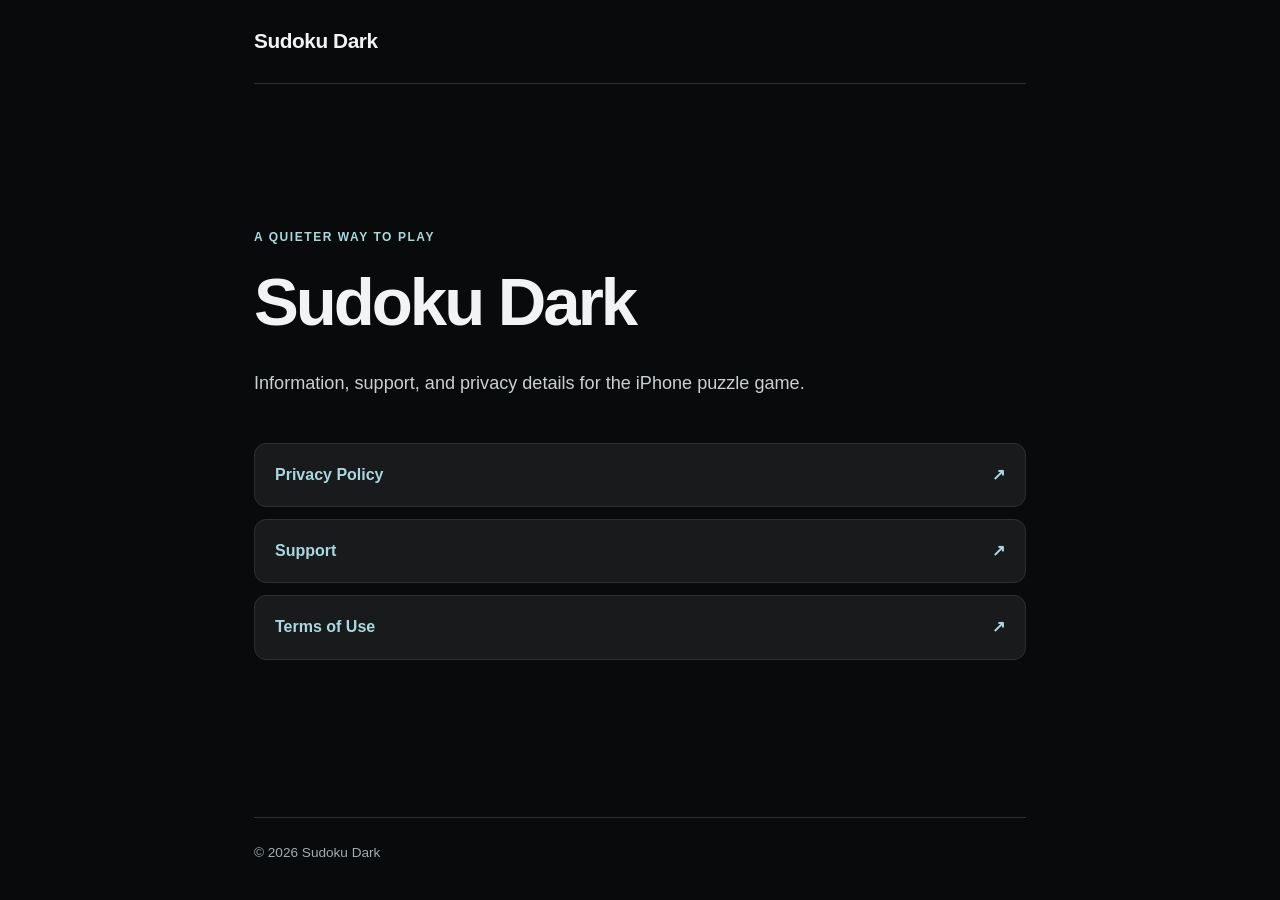
<file: index.html>
<!doctype html>
<html lang="en">
<head>
  <meta charset="utf-8">
  <meta name="viewport" content="width=device-width, initial-scale=1">
  <meta name="color-scheme" content="dark">
  <title>Sudoku Dark — Information &amp; Support</title>
  <meta name="description" content="Privacy, support, and license information for Sudoku Dark.">
  <link rel="stylesheet" href="style.css">
</head>
<body>
  <div class="shell">
    <header class="site-header"><a class="brand" href="./">Sudoku Dark</a></header>
    <main class="home">
      <p class="eyebrow">A quieter way to play</p>
      <h1>Sudoku Dark</h1>
      <p class="lead">Information, support, and privacy details for the iPhone puzzle game.</p>
      <nav class="cards" aria-label="Information pages">
        <a class="card" href="privacy.html"><span>Privacy Policy</span><span aria-hidden="true">↗</span></a>
        <a class="card" href="support.html"><span>Support</span><span aria-hidden="true">↗</span></a>
        <a class="card" href="terms.html"><span>Terms of Use</span><span aria-hidden="true">↗</span></a>
      </nav>
    </main>
    <footer>© 2026 Sudoku Dark</footer>
  </div>
</body>
</html>
</file>
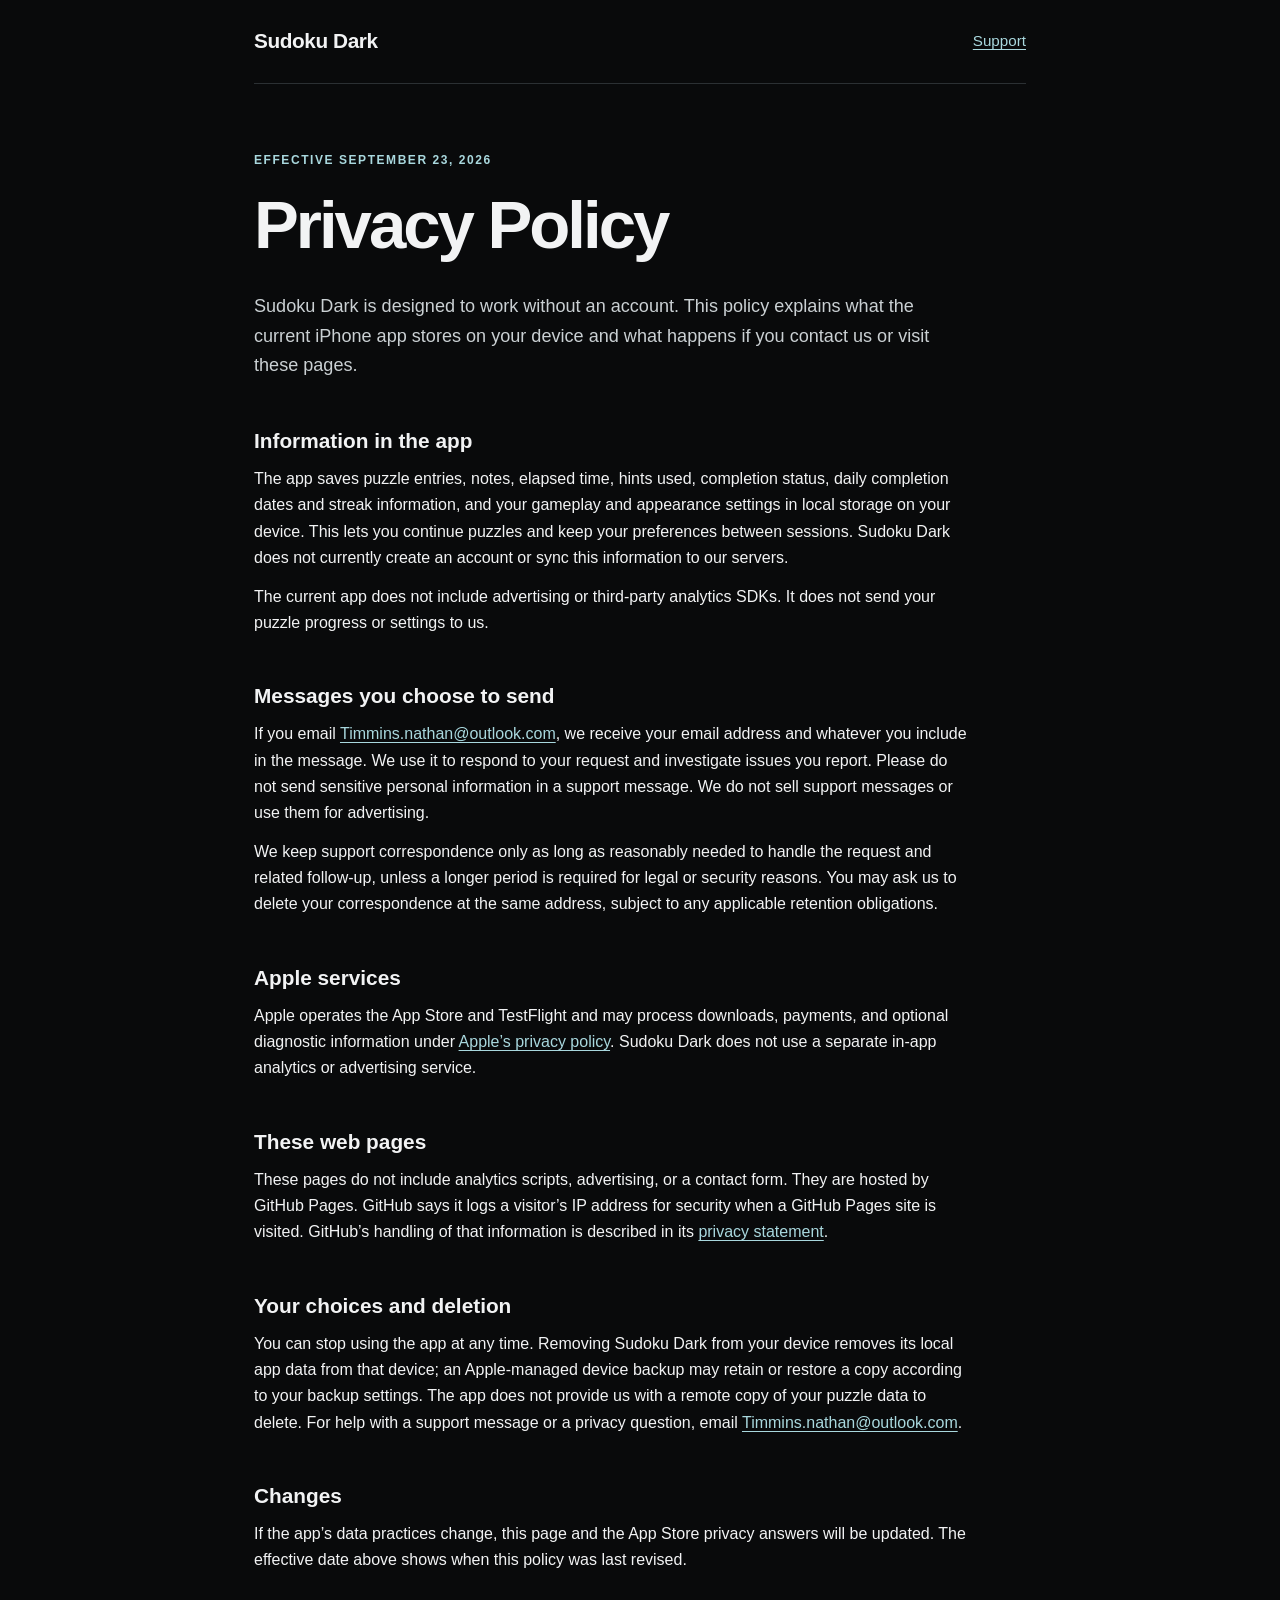
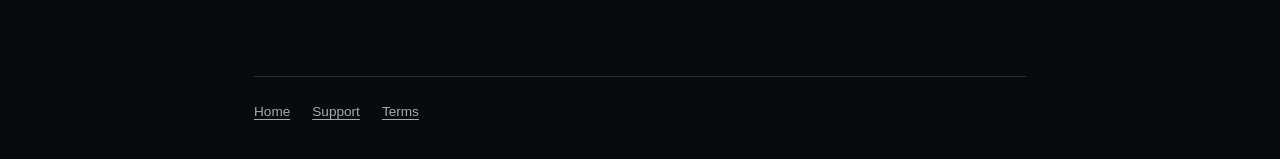
<file: privacy.html>
<!doctype html>
<html lang="en">
<head>
  <meta charset="utf-8">
  <meta name="viewport" content="width=device-width, initial-scale=1">
  <meta name="color-scheme" content="dark">
  <title>Privacy Policy — Sudoku Dark</title>
  <meta name="description" content="How Sudoku Dark handles puzzle progress, settings, support messages, and website visits.">
  <link rel="stylesheet" href="style.css">
</head>
<body>
  <div class="shell">
    <header class="site-header"><a class="brand" href="./">Sudoku Dark</a><nav><a href="support.html">Support</a></nav></header>
    <main class="document">
      <p class="eyebrow">Effective September 23, 2026</p>
      <h1>Privacy Policy</h1>
      <p class="lead">Sudoku Dark is designed to work without an account. This policy explains what the current iPhone app stores on your device and what happens if you contact us or visit these pages.</p>

      <h2>Information in the app</h2>
      <p>The app saves puzzle entries, notes, elapsed time, hints used, completion status, daily completion dates and streak information, and your gameplay and appearance settings in local storage on your device. This lets you continue puzzles and keep your preferences between sessions. Sudoku Dark does not currently create an account or sync this information to our servers.</p>
      <p>The current app does not include advertising or third-party analytics SDKs. It does not send your puzzle progress or settings to us.</p>

      <h2>Messages you choose to send</h2>
      <p>If you email <a href="mailto:Timmins.nathan@outlook.com">Timmins.nathan@outlook.com</a>, we receive your email address and whatever you include in the message. We use it to respond to your request and investigate issues you report. Please do not send sensitive personal information in a support message. We do not sell support messages or use them for advertising.</p>
      <p>We keep support correspondence only as long as reasonably needed to handle the request and related follow-up, unless a longer period is required for legal or security reasons. You may ask us to delete your correspondence at the same address, subject to any applicable retention obligations.</p>

      <h2>Apple services</h2>
      <p>Apple operates the App Store and TestFlight and may process downloads, payments, and optional diagnostic information under <a href="https://www.apple.com/legal/privacy/" rel="noopener noreferrer">Apple’s privacy policy</a>. Sudoku Dark does not use a separate in-app analytics or advertising service.</p>

      <h2>These web pages</h2>
      <p>These pages do not include analytics scripts, advertising, or a contact form. They are hosted by GitHub Pages. GitHub says it logs a visitor’s IP address for security when a GitHub Pages site is visited. GitHub’s handling of that information is described in its <a href="https://docs.github.com/en/site-policy/privacy-policies/github-general-privacy-statement" rel="noopener noreferrer">privacy statement</a>.</p>

      <h2>Your choices and deletion</h2>
      <p>You can stop using the app at any time. Removing Sudoku Dark from your device removes its local app data from that device; an Apple-managed device backup may retain or restore a copy according to your backup settings. The app does not provide us with a remote copy of your puzzle data to delete. For help with a support message or a privacy question, email <a href="mailto:Timmins.nathan@outlook.com">Timmins.nathan@outlook.com</a>.</p>

      <h2>Changes</h2>
      <p>If the app’s data practices change, this page and the App Store privacy answers will be updated. The effective date above shows when this policy was last revised.</p>
    </main>
    <footer><a href="./">Home</a><a href="support.html">Support</a><a href="terms.html">Terms</a></footer>
  </div>
</body>
</html>
</file>
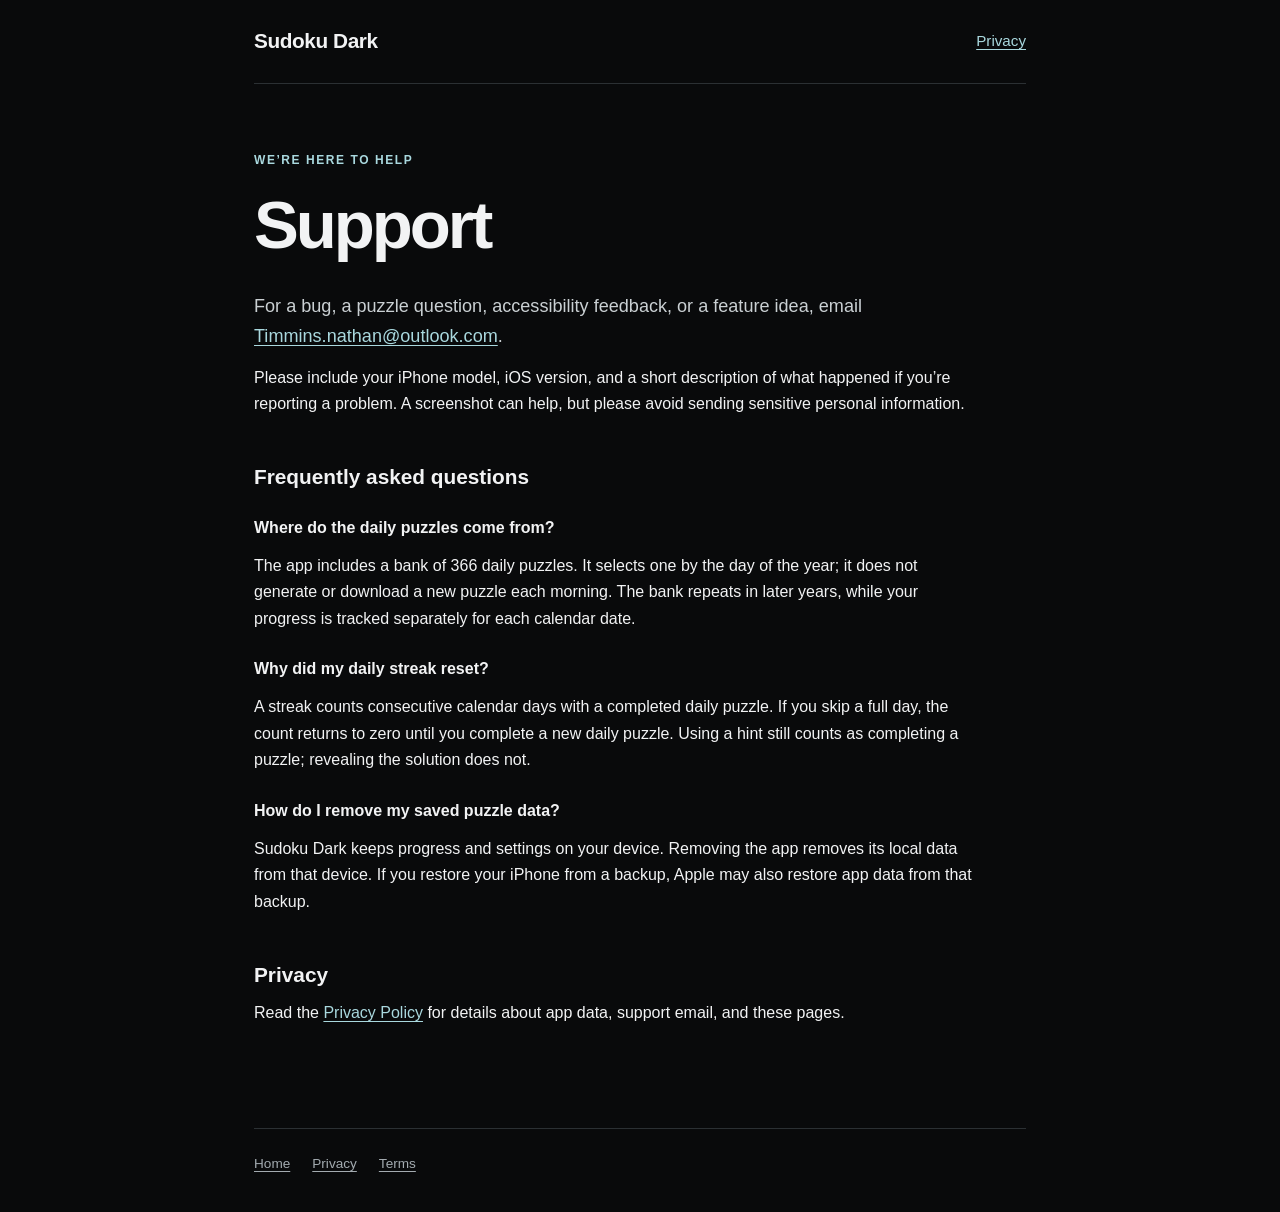
<file: support.html>
<!doctype html>
<html lang="en">
<head>
  <meta charset="utf-8">
  <meta name="viewport" content="width=device-width, initial-scale=1">
  <meta name="color-scheme" content="dark">
  <title>Support — Sudoku Dark</title>
  <meta name="description" content="Get help with Sudoku Dark or send feedback.">
  <link rel="stylesheet" href="style.css">
</head>
<body>
  <div class="shell">
    <header class="site-header"><a class="brand" href="./">Sudoku Dark</a><nav><a href="privacy.html">Privacy</a></nav></header>
    <main class="document">
      <p class="eyebrow">We’re here to help</p>
      <h1>Support</h1>
      <p class="lead">For a bug, a puzzle question, accessibility feedback, or a feature idea, email <a href="mailto:Timmins.nathan@outlook.com">Timmins.nathan@outlook.com</a>.</p>
      <p>Please include your iPhone model, iOS version, and a short description of what happened if you’re reporting a problem. A screenshot can help, but please avoid sending sensitive personal information.</p>

      <h2>Frequently asked questions</h2>
      <h3>Where do the daily puzzles come from?</h3>
      <p>The app includes a bank of 366 daily puzzles. It selects one by the day of the year; it does not generate or download a new puzzle each morning. The bank repeats in later years, while your progress is tracked separately for each calendar date.</p>
      <h3>Why did my daily streak reset?</h3>
      <p>A streak counts consecutive calendar days with a completed daily puzzle. If you skip a full day, the count returns to zero until you complete a new daily puzzle. Using a hint still counts as completing a puzzle; revealing the solution does not.</p>
      <h3>How do I remove my saved puzzle data?</h3>
      <p>Sudoku Dark keeps progress and settings on your device. Removing the app removes its local data from that device. If you restore your iPhone from a backup, Apple may also restore app data from that backup.</p>

      <h2>Privacy</h2>
      <p>Read the <a href="privacy.html">Privacy Policy</a> for details about app data, support email, and these pages.</p>
    </main>
    <footer><a href="./">Home</a><a href="privacy.html">Privacy</a><a href="terms.html">Terms</a></footer>
  </div>
</body>
</html>
</file>
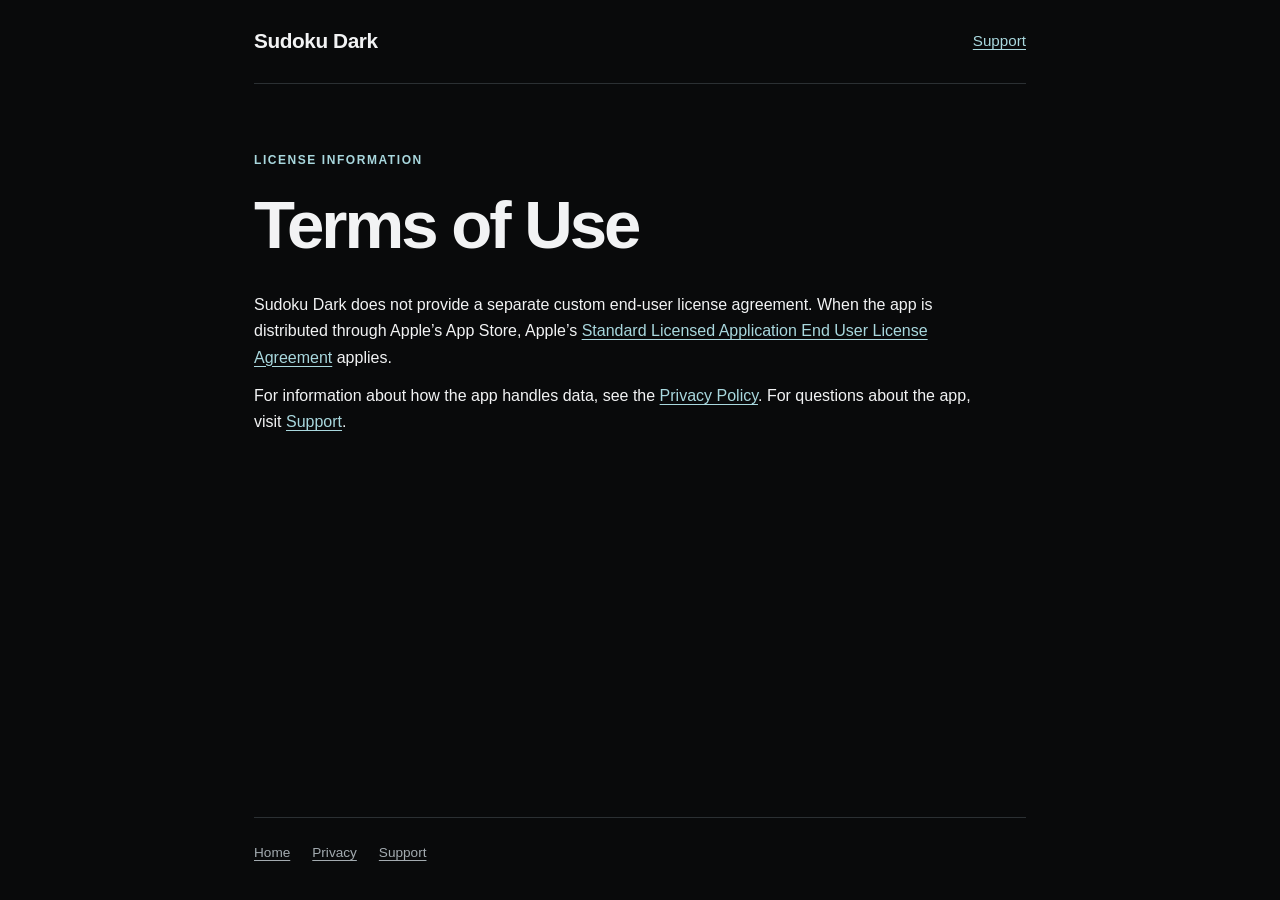
<file: terms.html>
<!doctype html>
<html lang="en">
<head>
  <meta charset="utf-8">
  <meta name="viewport" content="width=device-width, initial-scale=1">
  <meta name="color-scheme" content="dark">
  <title>Terms of Use — Sudoku Dark</title>
  <meta name="description" content="License information for Sudoku Dark.">
  <link rel="stylesheet" href="style.css">
</head>
<body>
  <div class="shell">
    <header class="site-header"><a class="brand" href="./">Sudoku Dark</a><nav><a href="support.html">Support</a></nav></header>
    <main class="document">
      <p class="eyebrow">License information</p>
      <h1>Terms of Use</h1>
      <p>Sudoku Dark does not provide a separate custom end-user license agreement. When the app is distributed through Apple’s App Store, Apple’s <a href="https://www.apple.com/legal/internet-services/itunes/dev/stdeula/" rel="noopener noreferrer">Standard Licensed Application End User License Agreement</a> applies.</p>
      <p>For information about how the app handles data, see the <a href="privacy.html">Privacy Policy</a>. For questions about the app, visit <a href="support.html">Support</a>.</p>
    </main>
    <footer><a href="./">Home</a><a href="privacy.html">Privacy</a><a href="support.html">Support</a></footer>
  </div>
</body>
</html>
</file>
<file: style.css>
:root{color-scheme:dark;--bg:#090a0b;--panel:#181a1c;--text:#f2f3f4;--muted:#a3abb0;--accent:#a9d8de;--line:#2b3033}
*{box-sizing:border-box}
html{font-family:-apple-system,BlinkMacSystemFont,"Segoe UI",sans-serif}
body{margin:0;background:var(--bg);color:var(--text);line-height:1.65}
.shell{min-height:100svh;max-width:820px;margin:0 auto;padding:0 24px;display:flex;flex-direction:column}
.site-header{display:flex;justify-content:space-between;align-items:center;min-height:84px;border-bottom:1px solid var(--line)}
.brand{font-size:1.3rem;font-weight:700;letter-spacing:-.02em;color:var(--text);text-decoration:none}
.site-header nav a{font-size:.95rem}
main{flex:1}
.home{padding:clamp(70px,15vh,150px) 0 100px}
.document{padding:58px 0 90px}
.eyebrow{color:var(--accent);font-size:.75rem;font-weight:700;letter-spacing:.13em;text-transform:uppercase}
h1{font-size:clamp(2.4rem,7vw,4.2rem);line-height:1.1;letter-spacing:-.045em;margin:.25em 0 .45em}
.lead{color:#cad0d3;font-size:1.13rem;max-width:650px}
.document h2{font-size:1.3rem;line-height:1.3;margin:2.2em 0 .55em}
.document h3{font-size:1rem;margin:1.5em 0 .3em}
.document p{max-width:720px}
p{margin:.75em 0}
a{color:var(--accent);text-underline-offset:3px}
a:hover{text-decoration:none}
a:focus-visible{outline:2px solid var(--accent);outline-offset:4px;border-radius:3px}
.cards{display:grid;gap:12px;margin-top:44px}
.card{display:flex;justify-content:space-between;gap:20px;padding:18px 20px;background:var(--panel);border:1px solid var(--line);border-radius:12px;text-decoration:none;font-weight:600}
.card:hover{border-color:var(--accent)}
footer{display:flex;gap:22px;flex-wrap:wrap;padding:24px 0 36px;border-top:1px solid var(--line);color:var(--muted);font-size:.85rem}
footer a{color:var(--muted)}
@media(max-width:500px){.shell{padding:0 18px}.site-header{min-height:70px}.document{padding-top:42px}.home{padding-top:90px}}
</file>
